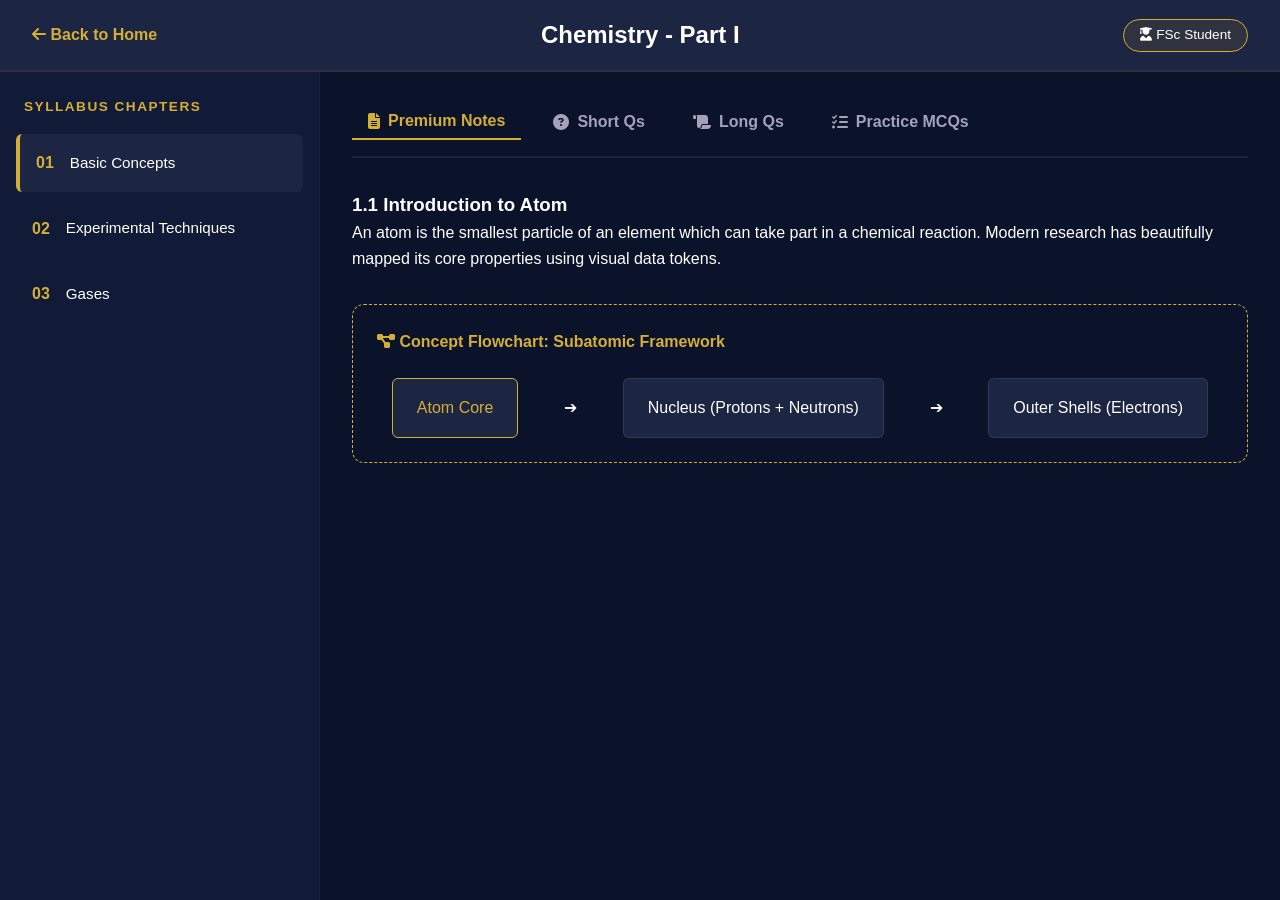
<file: apps/apps/web-frontend/public/chapters.html>
<!DOCTYPE html>
<html lang="en">
<head>
    <meta charset="UTF-8">
    <meta name="viewport" content="width=device-width, initial-scale=1.0">
    <title>Chapter Dashboard | Imoria Learning</title>
    <link rel="stylesheet" href="../src/css/style.css">
    <link rel="stylesheet" href="https://cdnjs.cloudflare.com/ajax/libs/font-awesome/6.4.0/css/all.min.css">
</head>
<body class="dashboard-body">

    <!-- 🌐 DASHBOARD HEADER -->
    <header class="dash-header">
        <div class="dash-nav">
            <a href="index.html" class="back-home-btn"><i class="fas fa-arrow-left"></i> Back to Home</a>
            <h2 id="dashSubjectTitle">Chemistry - Part I</h2>
            <div class="user-badge"><i class="fas fa-user-graduate"></i> FSc Student</div>
        </div>
    </header>

    <!-- 🗂️ MAIN DASHBOARD CONTAINER -->
    <div class="dash-container">
        
        <!-- 📑 LEFT SIDEBAR: CHAPTER LIST -->
        <aside class="dash-sidebar">
            <div class="sidebar-title">Syllabus Chapters</div>
            <ul class="chapter-list" id="chapterListContainer">
                <!-- Active class sets the initial highlighted chapter -->
                <li class="chapter-item active" onclick="selectChapter(1, this)">
                    <span class="ch-num">01</span>
                    <span class="ch-name">Basic Concepts</span>
                </li>
                <li class="chapter-item" onclick="selectChapter(2, this)">
                    <span class="ch-num">02</span>
                    <span class="ch-name">Experimental Techniques</span>
                </li>
                <li class="chapter-item" onclick="selectChapter(3, this)">
                    <span class="ch-num">03</span>
                    <span class="ch-name">Gases</span>
                </li>
                <!-- More chapters can be populated dynamically -->
            </ul>
        </aside>

        <!-- 📖 RIGHT CONTENT AREA -->
        <main class="dash-content-area">
            
            <!-- 🎗️ MATERIAL TYPE TABS NAVIGATION -->
            <div class="material-tabs">
                <button class="tab-btn active" onclick="switchTab('notes', this)"><i class="fas fa-file-alt"></i> Premium Notes</button>
                <button class="tab-btn" onclick="switchTab('short-qs', this)"><i class="fas fa-question-circle"></i> Short Qs</button>
                <button class="tab-btn" onclick="switchTab('long-qs', this)"><i class="fas fa-scroll"></i> Long Qs</button>
                <button class="tab-btn" onclick="switchTab('chapter-mcqs', this)"><i class="fas fa-tasks"></i> Practice MCQs</button>
            </div>

            <!-- 📥 DYNAMIC RESOURCE VIEWER DISPLAY -->
            <div class="resource-display-card">
                
                <!-- SECTION A: PREMIUM NOTES -->
                <div id="content-notes" class="tab-content active">
                    <h3 class="content-heading">1.1 Introduction to Atom</h3>
                    <p>An atom is the smallest particle of an element which can take part in a chemical reaction. Modern research has beautifully mapped its core properties using visual data tokens.</p>
                    
                    <!-- Premium Visual Flowchart Box -->
                    <div class="premium-flowchart-box">
                        <div class="flowchart-header"><i class="fas fa-project-diagram"></i> Concept Flowchart: Subatomic Framework</div>
                        <div class="flowchart-visual">
                            <!-- In real production, this can be an SVG or premium vector diagram -->
                            <div class="flow-node gold-node">Atom Core</div>
                            <div class="flow-arrow">➔</div>
                            <div class="flow-node">Nucleus (Protons + Neutrons)</div>
                            <div class="flow-arrow">➔</div>
                            <div class="flow-node">Outer Shells (Electrons)</div>
                        </div>
                    </div>
                </div>

                <!-- SECTION B: SHORT QUESTIONS -->
                <div id="content-short-qs" class="tab-content">
                    <div class="qa-item">
                        <span class="qa-badge">Q1 (Board Favorite)</span>
                        <h4>Why do isotopes have identical chemical properties but different physical properties?</h4>
                        <p><strong>Answer:</strong> Chemical properties depend on the atomic number (number of electrons and their configuration), which is identical for all isotopes of an element. Physical properties depend upon mass numbers, which are different due to varying numbers of neutrons.</p>
                    </div>
                </div>

                <!-- SECTION C: LONG QUESTIONS -->
                <div id="content-long-qs" class="tab-content">
                    <div class="qa-item">
                        <span class="qa-badge-long">Long Question Blueprint</span>
                        <h4>Define yield. Differentiate between actual yield and theoretical yield. Why is actual yield often less than theoretical yield?</h4>
                        <div class="topper-tip"><i class="fas fa-award"></i> Topper's Execution Tip: Always present differences in a clean, tabular structure to secure full marks.</div>
                        
                        <table class="premium-table">
                            <thead>
                                <tr>
                                    <th>Theoretical Yield</th>
                                    <th>Actual Yield</th>
                                </tr>
                            </thead>
                            <tbody>
                                <tr>
                                    <td>The amount of products calculated from the balanced chemical equation.</td>
                                    <td>The amount of products actually obtained during an experimental reaction.</td>
                                </tr>
                                <tr>
                                    <td>It is a theoretical/maximum value.</td>
                                    <td>It is an experimental/practical value.</td>
                                </tr>
                            </tbody>
                        </table>
                    </div>
                </div>

                <!-- SECTION D: CHAPTER MCQS -->
                <div id="content-chapter-mcqs" class="tab-content">
                    <div class="practice-quiz-wrapper">
                        <h4>Quick Concept Check Quiz</h4>
                        <p class="quiz-intro">Test your memory before moving to the next chapter.</p>
                        
                        <div class="mini-mcq-card">
                            <p class="mcq-question"><strong>Q1.</strong> The number of covalent bonds in one mole of water is:</p>
                            <label class="mcq-option"><input type="radio" name="q1"> A) $6.02 \times 10^{23}$</label>
                            <label class="mcq-option"><input type="radio" name="q1"> B) $1.204 \times 10^{24}$</label>
                            <label class="mcq-option"><input type="radio" name="q1"> C) $3.01 \times 10^{23}$</label>
                        </div>
                    </div>
                </div>

            </div>
        </main>
    </div>

    <script src="../src/js/main.js"></script>
</body>
</html>
</file>
<file: apps/apps/web-frontend/src/css/style.css>
/* apps/web-frontend/src/css/style.css */

/* 🎨 IMORIA LEARNING - GLOBAL DESIGN TOKENS */
:root {
    /* Main Theme Colors (Based on logo.png) */
    --bg-navy-deep: #0B132B;      /* Darkest background for premium feel */
    --bg-navy-light: #1C2541;     /* Lighter navy for cards, headers, and sections */
    --text-pure-white: #FFFFFF;   /* Clean contrast text */
    --text-muted-gray: #A5A1B8;   /* Soft gray for descriptions & subtitles */
    
    /* Luxury Gold Palette */
    --gold-primary: #D4AF37;      /* Regal gold for active links and borders */
    --gold-glow: #FFD700;         /* Bright gold for hover states and button glows */
    
    /* Layout & Spacing */
    --max-width: 1280px;
    --border-radius-lg: 12px;
    --border-radius-sm: 6px;
    --transition-smooth: all 0.3s ease-in-out;
}

/* Base Reset */
* {
    margin: 0;
    padding: 0;
    box-sizing: border-box;
    font-family: 'Inter', -apple-system, BlinkMacSystemFont, "Segoe UI", Roboto, sans-serif;
}

body {
    background-color: var(--bg-navy-deep);
    color: var(--text-pure-white);
    line-height: 1.6;
    overflow-x: hidden;
}

a {
    text-decoration: none;
    color: inherit;
}
/* 🌐 HEADER STYLING */
.main-header {
    background-color: var(--bg-navy-light);
    border-bottom: 2px solid rgba(212, 175, 55, 0.1);
    position: fixed;
    width: 100%;
    top: 0;
    z-index: 1000;
}
.nav-container {
    max-width: var(--max-width);
    margin: 0 auto;
    padding: 1rem 2rem;
    display: flex;
    justify-content: space-between;
    align-items: center;
}
.nav-logo {
    height: 45px; /* Perfect balance for top header */
    object-fit: contain;
}
.nav-links a {
    color: var(--text-muted-gray);
    margin: 0 1.5rem;
    font-weight: 500;
    transition: var(--transition-smooth);
}
.nav-links a:hover, .nav-links a.active {
    color: var(--gold-primary);
}

/* 🔱 HERO SECTION STYLING */
.hero-section {
    padding: 10rem 2rem 6rem 2rem;
    display: flex;
    justify-content: center;
    align-items: center;
    text-align: center;
    min-height: 85vh;
}
.hero-content {
    max-width: 800px;
}
.badge-premium {
    color: var(--gold-primary);
    border: 1px solid var(--gold-primary);
    padding: 0.4rem 1rem;
    border-radius: 50px;
    font-size: 0.8rem;
    letter-spacing: 2px;
    font-weight: 600;
}
.hero-content h1 {
    font-size: 3.5rem;
    margin-top: 1.5rem;
    font-weight: 800;
    line-height: 1.2;
}
.highlight-gold {
    color: var(--gold-primary);
    text-shadow: 0 0 20px rgba(212, 175, 55, 0.2);
}
.hero-subtitle {
    color: var(--text-muted-gray);
    font-size: 1.15rem;
    margin: 1.5rem 0 2.5rem 0;
}

/* BUTTONS */
.btn-gold-solid {
    background-color: var(--gold-primary);
    color: var(--bg-navy-deep);
    padding: 0.8rem 2rem;
    border-radius: var(--border-radius-sm);
    font-weight: 600;
    transition: var(--transition-smooth);
}
.btn-gold-solid:hover {
    background-color: var(--gold-glow);
    box-shadow: 0 0 15px rgba(255, 215, 0, 0.4);
}
.btn-navy-solid {
    background-color: var(--bg-navy-light);
    color: var(--text-pure-white);
    padding: 0.8rem 2rem;
    border-radius: var(--border-radius-sm);
    font-weight: 600;
    margin-left: 1rem;
    border: 1px solid rgba(212, 175, 55, 0.3);
    transition: var(--transition-smooth);
}
.btn-navy-solid:hover {
    border-color: var(--gold-primary);
}
/* 📚 SUBJECTS GRID AND CARDS */
.subjects-section {
    max-width: var(--max-width);
    margin: 0 auto;
    padding: 6rem 2rem;
}
.section-header {
    text-align: center;
    margin-bottom: 4rem;
}
.section-header h2 {
    font-size: 2.5rem;
    font-weight: 700;
    color: var(--text-pure-white);
}
.section-header p {
    color: var(--text-muted-gray);
    margin-top: 0.5rem;
}
.subjects-grid {
    display: grid;
    grid-template-columns: repeat(auto-fit, minmax(350px, 1fr));
    gap: 2rem;
}
.subject-card {
    background-color: var(--bg-navy-light);
    border: 1px solid rgba(212, 175, 55, 0.05);
    padding: 2.5rem;
    border-radius: var(--border-radius-lg);
    cursor: pointer;
    transition: var(--transition-smooth);
    display: flex;
    flex-direction: column;
}
.subject-card:hover {
    transform: translateY(-5px);
    border-color: var(--gold-primary);
    box-shadow: 0 10px 30px rgba(212, 175, 55, 0.05);
}
.card-icon-wrapper {
    font-size: 2rem;
    color: var(--gold-primary);
    margin-bottom: 1.5rem;
}
.subject-card h3 {
    font-size: 1.5rem;
    margin-bottom: 0.8rem;
    font-weight: 600;
}
.subject-card p {
    color: var(--text-muted-gray);
    font-size: 0.95rem;
    margin-bottom: 1.5rem;
    flex-grow: 1;
}
.card-action-text {
    color: var(--gold-primary);
    font-size: 0.9rem;
    font-weight: 600;
    display: flex;
    align-items: center;
    gap: 0.5rem;
}

/* 🎴 MODAL OVERLAY STYLING */
.modal-overlay {
    position: fixed;
    top: 0;
    left: 0;
    width: 100%;
    height: 100%;
    background-color: rgba(11, 19, 43, 0.85);
    backdrop-filter: blur(8px);
    display: flex;
    justify-content: center;
    align-items: center;
    z-index: 2000;
    opacity: 0;
    pointer-events: none;
    transition: var(--transition-smooth);
}
.modal-overlay.active {
    opacity: 1;
    pointer-events: auto;
}
.modal-box {
    background-color: var(--bg-navy-light);
    border: 2px solid var(--gold-primary);
    padding: 3rem;
    border-radius: var(--border-radius-lg);
    max-width: 650px;
    width: 90%;
    position: relative;
    text-align: center;
    box-shadow: 0 20px 50px rgba(0, 0, 0, 0.5);
}
.modal-close-btn {
    position: absolute;
    top: 1rem;
    right: 1.5rem;
    background: none;
    border: none;
    color: var(--text-muted-gray);
    font-size: 2rem;
    cursor: pointer;
    transition: var(--transition-smooth);
}
.modal-close-btn:hover {
    color: var(--gold-primary);
}
.modal-box h2 {
    font-size: 2rem;
    margin-bottom: 0.5rem;
}
.modal-box p {
    color: var(--text-muted-gray);
    margin-bottom: 2rem;
}
.modal-options-wrapper {
    display: grid;
    grid-template-columns: 1fr 1fr;
    gap: 1.5rem;
}
.modal-opt-card {
    background-color: var(--bg-navy-deep);
    border: 1px solid rgba(212, 175, 55, 0.1);
    padding: 2rem;
    border-radius: var(--border-radius-lg);
    transition: var(--transition-smooth);
}
.modal-opt-card i {
    font-size: 2.5rem;
    color: var(--gold-primary);
    margin-bottom: 1rem;
}
.modal-opt-card h4 {
    font-size: 1.2rem;
    margin-bottom: 0.5rem;
}
.modal-opt-card p {
    font-size: 0.85rem;
    margin-bottom: 0;
}
.modal-opt-card:hover {
    border-color: var(--gold-primary);
    background-color: rgba(212, 175, 55, 0.02);
    transform: scale(1.03);
}
/* 🗂️ CHAPTER DASHBOARD FULL ARCHITECTURE */
.dashboard-body {
    background-color: var(--bg-navy-deep);
    height: 100vh;
    display: flex;
    flex-direction: column;
    overflow: hidden;
}
.dash-header {
    background-color: var(--bg-navy-light);
    border-bottom: 2px solid rgba(212, 175, 55, 0.1);
    padding: 1rem 2rem;
}
.dash-nav {
    display: flex;
    justify-content: space-between;
    align-items: center;
}
.back-home-btn {
    color: var(--gold-primary);
    font-weight: 600;
}
.user-badge {
    background: rgba(212, 175, 55, 0.1);
    border: 1px solid var(--gold-primary);
    padding: 0.3rem 1rem;
    border-radius: 20px;
    font-size: 0.85rem;
}

/* SPLIT SCREEN CONTAINER */
.dash-container {
    display: flex;
    flex: 1;
    overflow: hidden;
}

/* SIDEBAR CHAPTER LIST */
.dash-sidebar {
    width: 320px;
    background-color: #111A36;
    border-right: 1px solid rgba(212, 175, 55, 0.05);
    overflow-y: auto;
    padding: 1.5rem 1rem;
}
.sidebar-title {
    font-size: 0.85rem;
    text-transform: uppercase;
    letter-spacing: 1.5px;
    color: var(--gold-primary);
    margin-bottom: 1rem;
    padding-left: 0.5rem;
    font-weight: 700;
}
.chapter-list {
    list-style: none;
}
.chapter-item {
    display: flex;
    align-items: center;
    gap: 1rem;
    padding: 1rem;
    border-radius: var(--border-radius-sm);
    cursor: pointer;
    margin-bottom: 0.5rem;
    transition: var(--transition-smooth);
}
.chapter-item:hover, .chapter-item.active {
    background-color: var(--bg-navy-light);
    border-left: 4px solid var(--gold-primary);
}
.ch-num {
    color: var(--gold-primary);
    font-weight: 700;
}
.ch-name {
    font-size: 0.95rem;
    color: var(--text-pure-white);
}

/* CONTENT AREA & TABS */
.dash-content-area {
    flex: 1;
    display: flex;
    flex-direction: column;
    overflow-y: auto;
    padding: 2rem;
}
.material-tabs {
    display: flex;
    gap: 1rem;
    border-bottom: 2px solid var(--bg-navy-light);
    padding-bottom: 1rem;
    margin-bottom: 2rem;
}
.tab-btn {
    background: none;
    border: none;
    color: var(--text-muted-gray);
    font-size: 1rem;
    font-weight: 600;
    cursor: pointer;
    padding: 0.5rem 1rem;
    transition: var(--transition-smooth);
    display: flex;
    align-items: center;
    gap: 0.5rem;
}
.tab-btn:hover, .tab-btn.active {
    color: var(--gold-primary);
    border-bottom: 2px solid var(--gold-primary);
}

/* TAB RELEVANT VISIBILITY LAYER */
.tab-content {
    display: none;
}
.tab-content.active {
    display: block;
    animation: fadeIn 0.4s ease-in-out;
}
@keyframes fadeIn {
    from { opacity: 0; transform: translateY(10px); }
    to { opacity: 1; transform: translateY(0); }
}

/* PREMIUM VISUAL BLOCKS */
.premium-flowchart-box {
    background: var(--bg-navy-deep);
    border: 1px dashed var(--gold-primary);
    border-radius: var(--border-radius-lg);
    margin-top: 2rem;
    padding: 1.5rem;
}
.flowchart-header {
    color: var(--gold-primary);
    font-weight: 600;
    margin-bottom: 1.5rem;
}
.flowchart-visual {
    display: flex;
    align-items: center;
    justify-content: space-around;
    flex-wrap: wrap;
    gap: 1rem;
}
.flow-node {
    background: var(--bg-navy-light);
    padding: 1rem 1.5rem;
    border-radius: var(--border-radius-sm);
    border: 1px solid rgba(255,255,255,0.1);
}
.flow-node.gold-node {
    border-color: var(--gold-primary);
    color: var(--gold-primary);
}

/* SOLVED QUESTIONS AND TABLES */
.qa-item {
    background: var(--bg-navy-light);
    padding: 2rem;
    border-radius: var(--border-radius-lg);
    margin-bottom: 1.5rem;
}
.qa-badge {
    background: rgba(0, 180, 216, 0.1);
    color: #00b4d8;
    padding: 0.2rem 0.8rem;
    font-size: 0.75rem;
    border-radius: 4px;
    font-weight: 700;
}
.qa-badge-long {
    background: rgba(212, 175, 55, 0.1);
    color: var(--gold-primary);
    padding: 0.2rem 0.8rem;
    font-size: 0.75rem;
    border-radius: 4px;
    font-weight: 700;
}
.topper-tip {
    background: rgba(255, 215, 0, 0.05);
    border-left: 3px solid var(--gold-glow);
    padding: 0.8rem;
    margin: 1rem 0;
    font-size: 0.9rem;
    color: var(--gold-glow);
}
.premium-table {
    width: 100%;
    border-collapse: collapse;
    margin-top: 1.5rem;
}
.premium-table th, .premium-table td {
    border: 1px solid rgba(255,255,255,0.05);
    padding: 1rem;
    text-align: left;
}
.premium-table th {
    background-color: var(--bg-navy-deep);
    color: var(--gold-primary);
}

/* MINI MCQS */
.mini-mcq-card {
    background: var(--bg-navy-deep);
    padding: 1.5rem;
    border-radius: var(--border-radius-sm);
    margin-top: 1rem;
}
.mcq-option {
    display: block;
    margin-top: 0.8rem;
    cursor: pointer;
}
/* 📱 ULTRA-RESPONSIVE MEDIA QUERIES */

/* For Tablets and Smaller Laptops (under 1024px) */
@media (max-width: 1024px) {
    .hero-content h1 {
        font-size: 2.8rem;
    }
    .subjects-grid {
        grid-template-columns: repeat(auto-fit, minmax(280px, 1fr));
    }
    .modal-box {
        padding: 2rem;
    }
}

/* For Mobile Devices (under 768px) */
@media (max-width: 768px) {
    /* Navigation adjustments */
    .nav-links {
        display: none; /* In production, this can be toggled via a hamburger menu */
    }
    .nav-container {
        padding: 1rem;
    }
    
    /* Hero Section adjustments */
    .hero-section {
        padding-top: 8rem;
        min-height: auto;
    }
    .hero-content h1 {
        font-size: 2.2rem;
    }
    .hero-subtitle {
        font-size: 1rem;
    }
    .hero-actions {
        display: flex;
        flex-direction: column;
        gap: 1rem;
    }
    .btn-navy-solid {
        margin-left: 0;
    }

    /* Chapter Dashboard Split-Screen Grid Adjustment */
    .dash-container {
        flex-direction: column;
    }
    .dash-sidebar {
        width: 100%;
        height: 200px; /* Scrollable horizontal or vertical on mobile */
    }
    .material-tabs {
        overflow-x: auto;
        white-space: nowrap;
        padding-bottom: 0.5rem;
    }
    .modal-options-wrapper {
        grid-template-columns: 1fr; /* Stack Part 1 & 2 vertically on mobile */
    }
}
</file>
